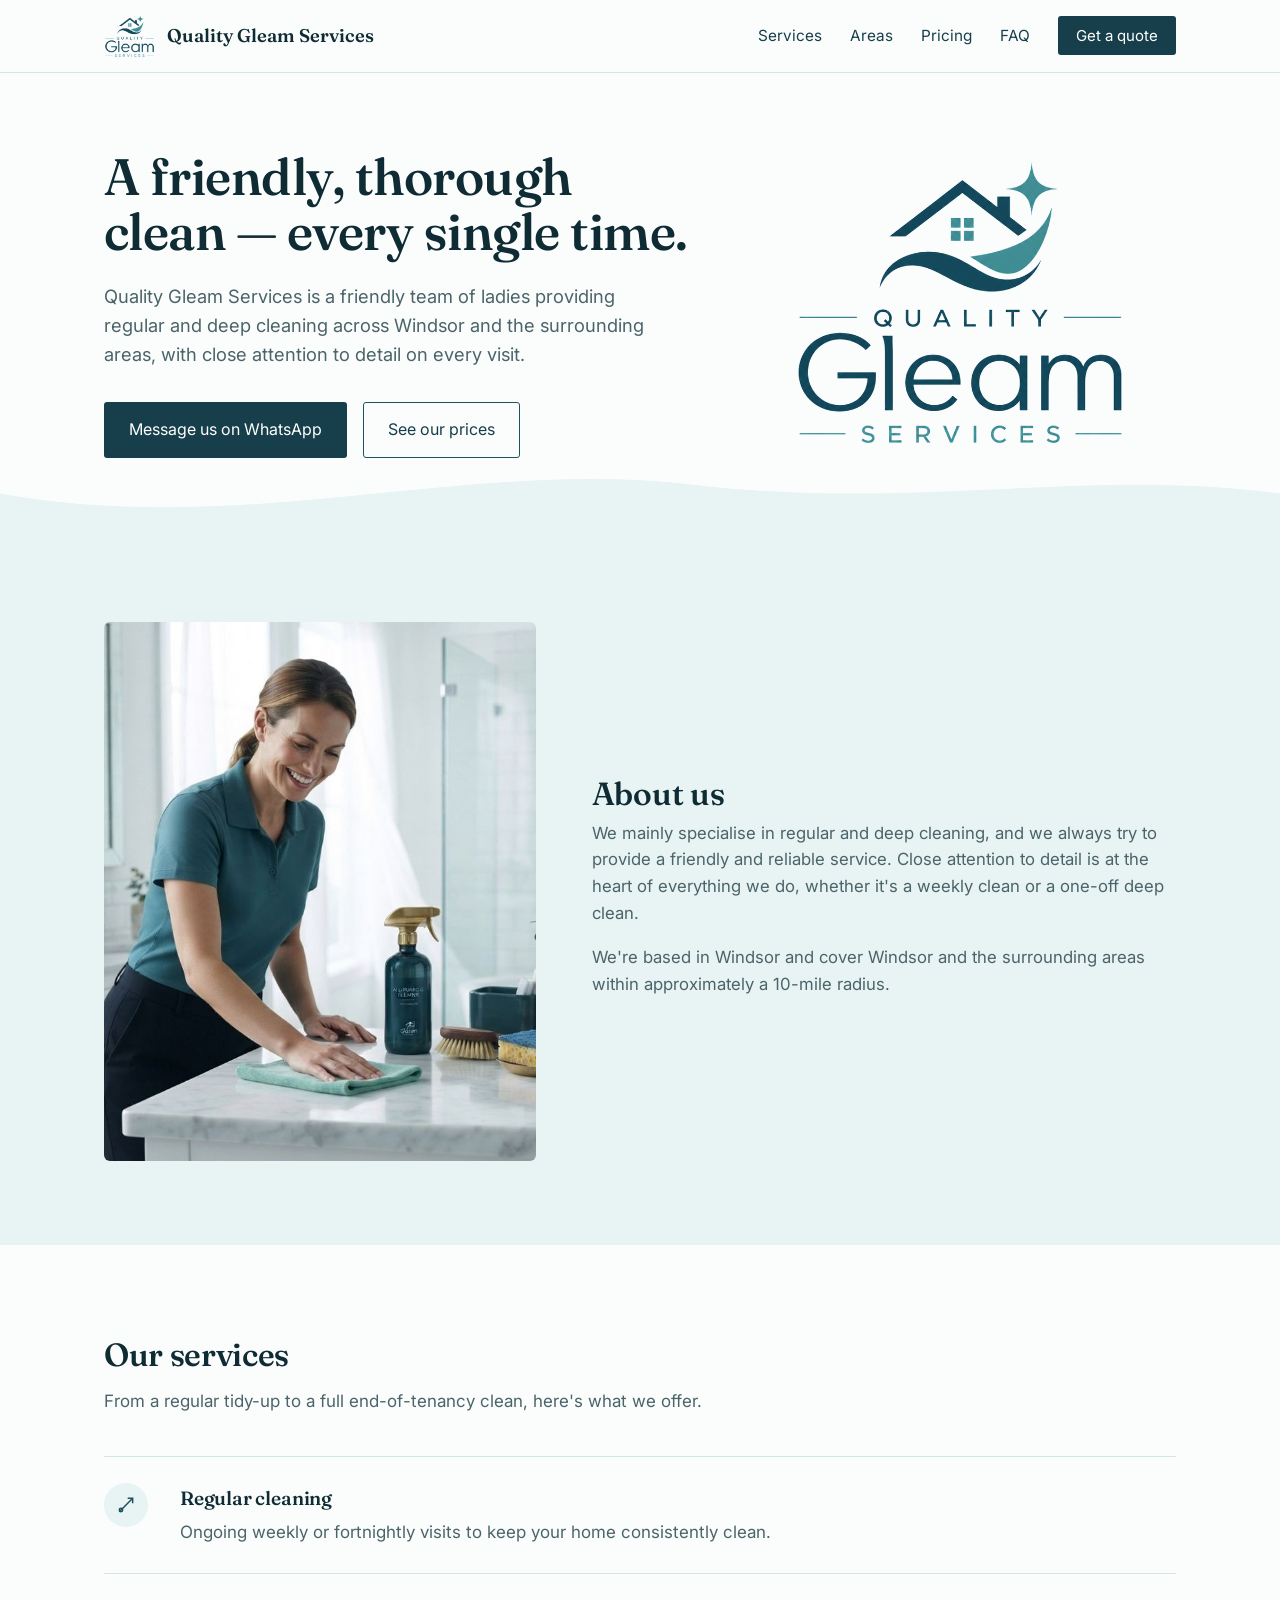
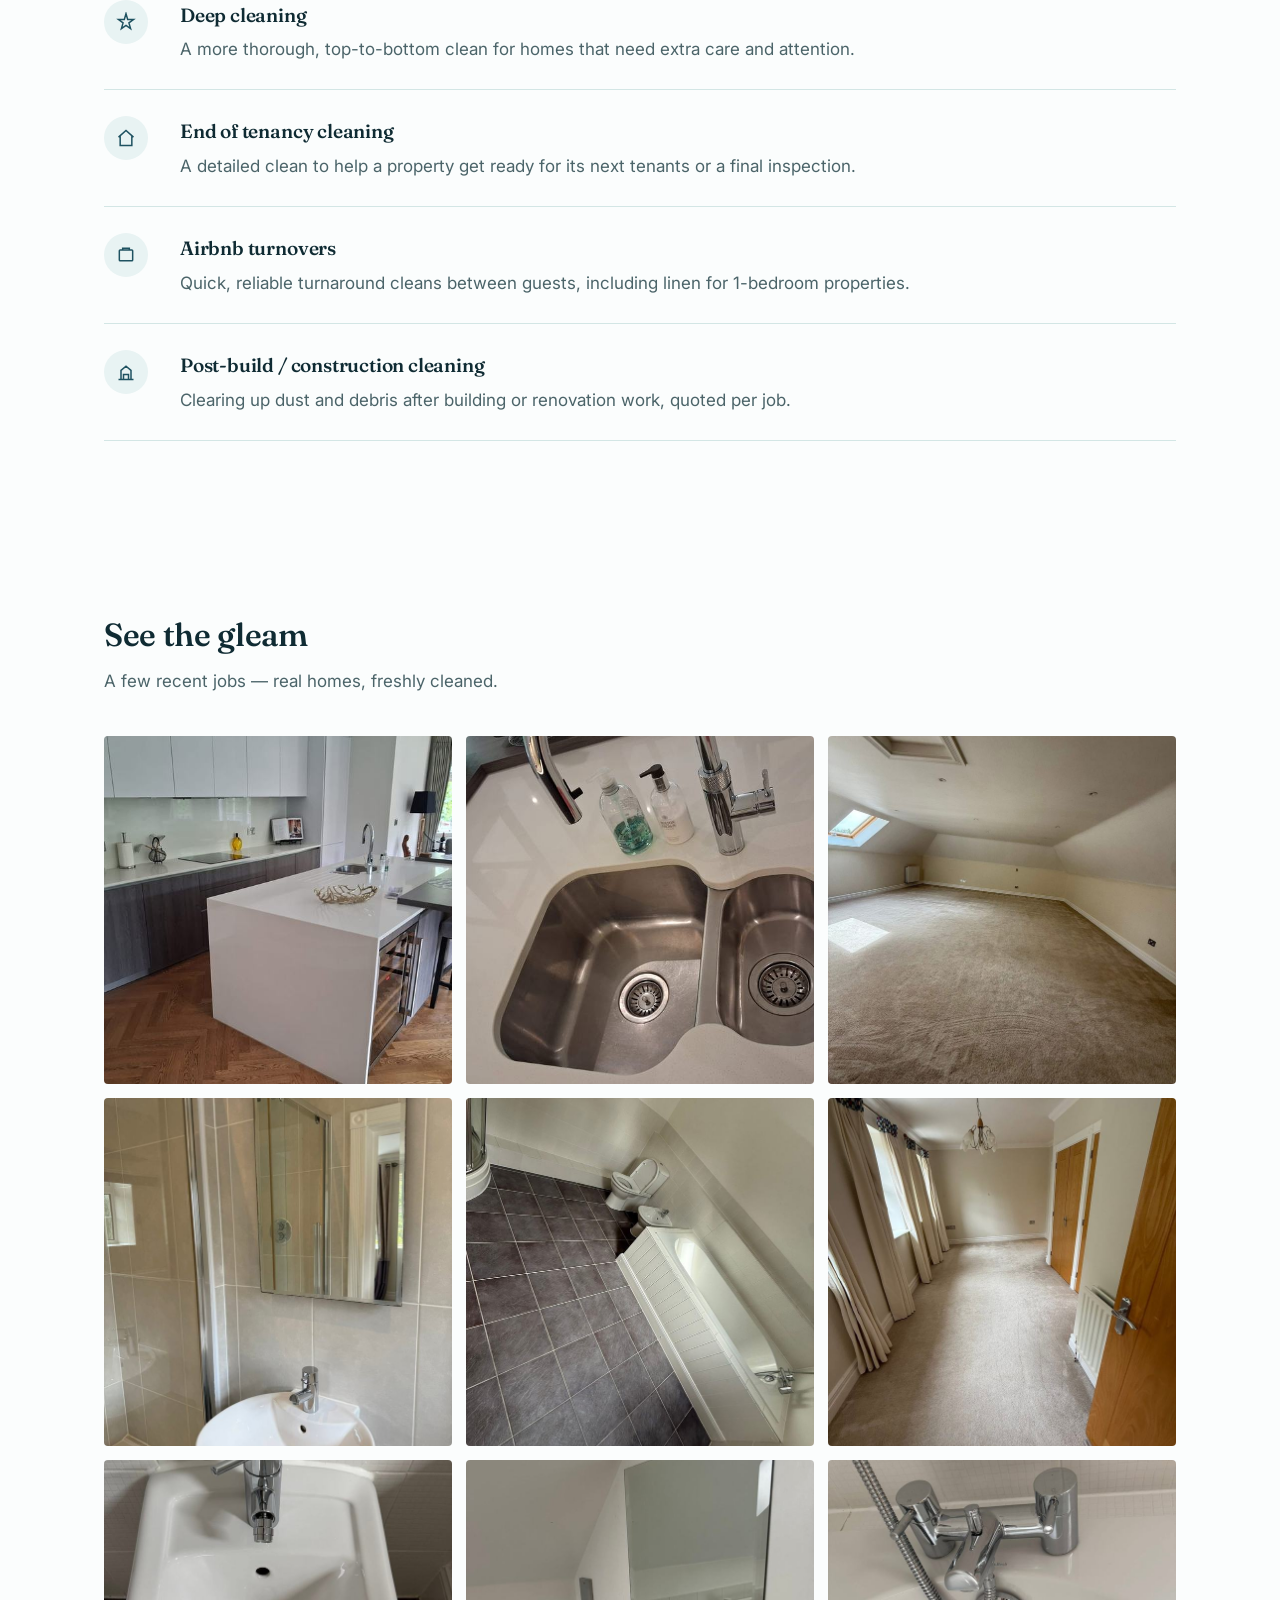
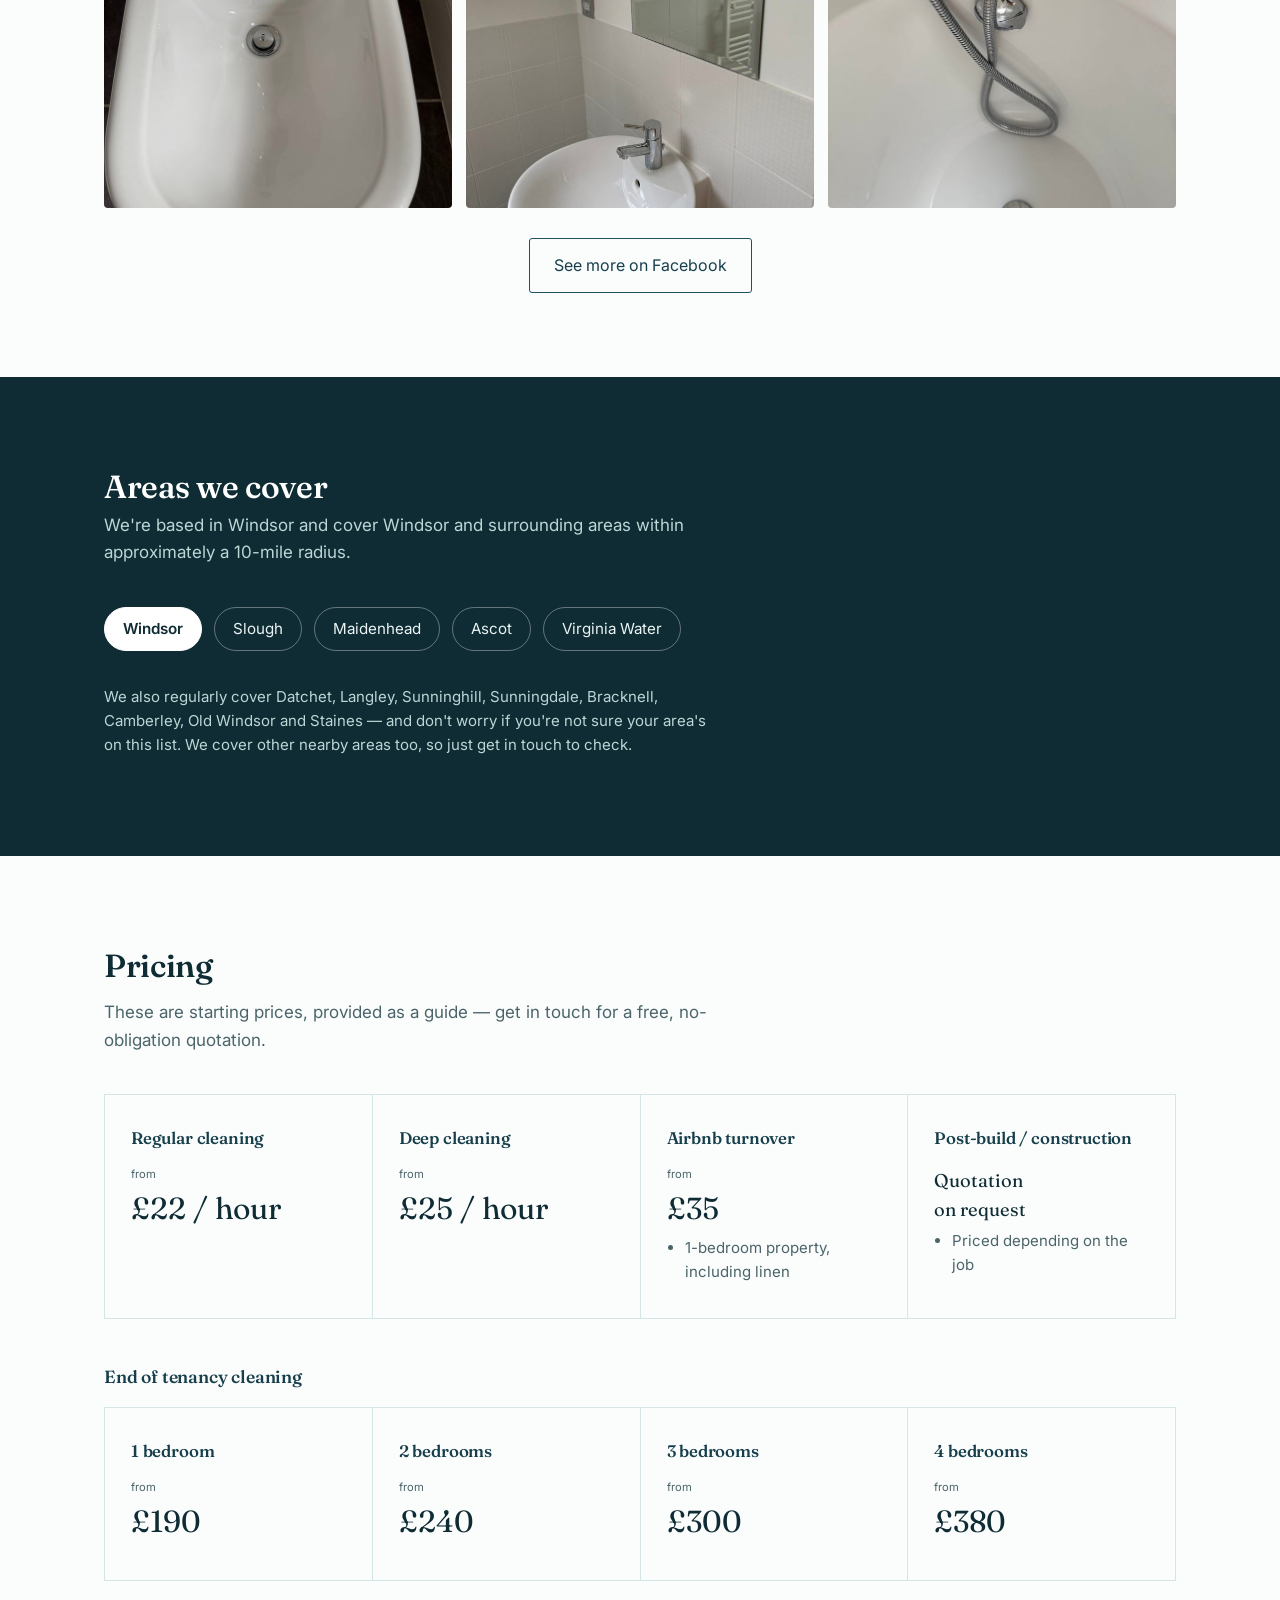
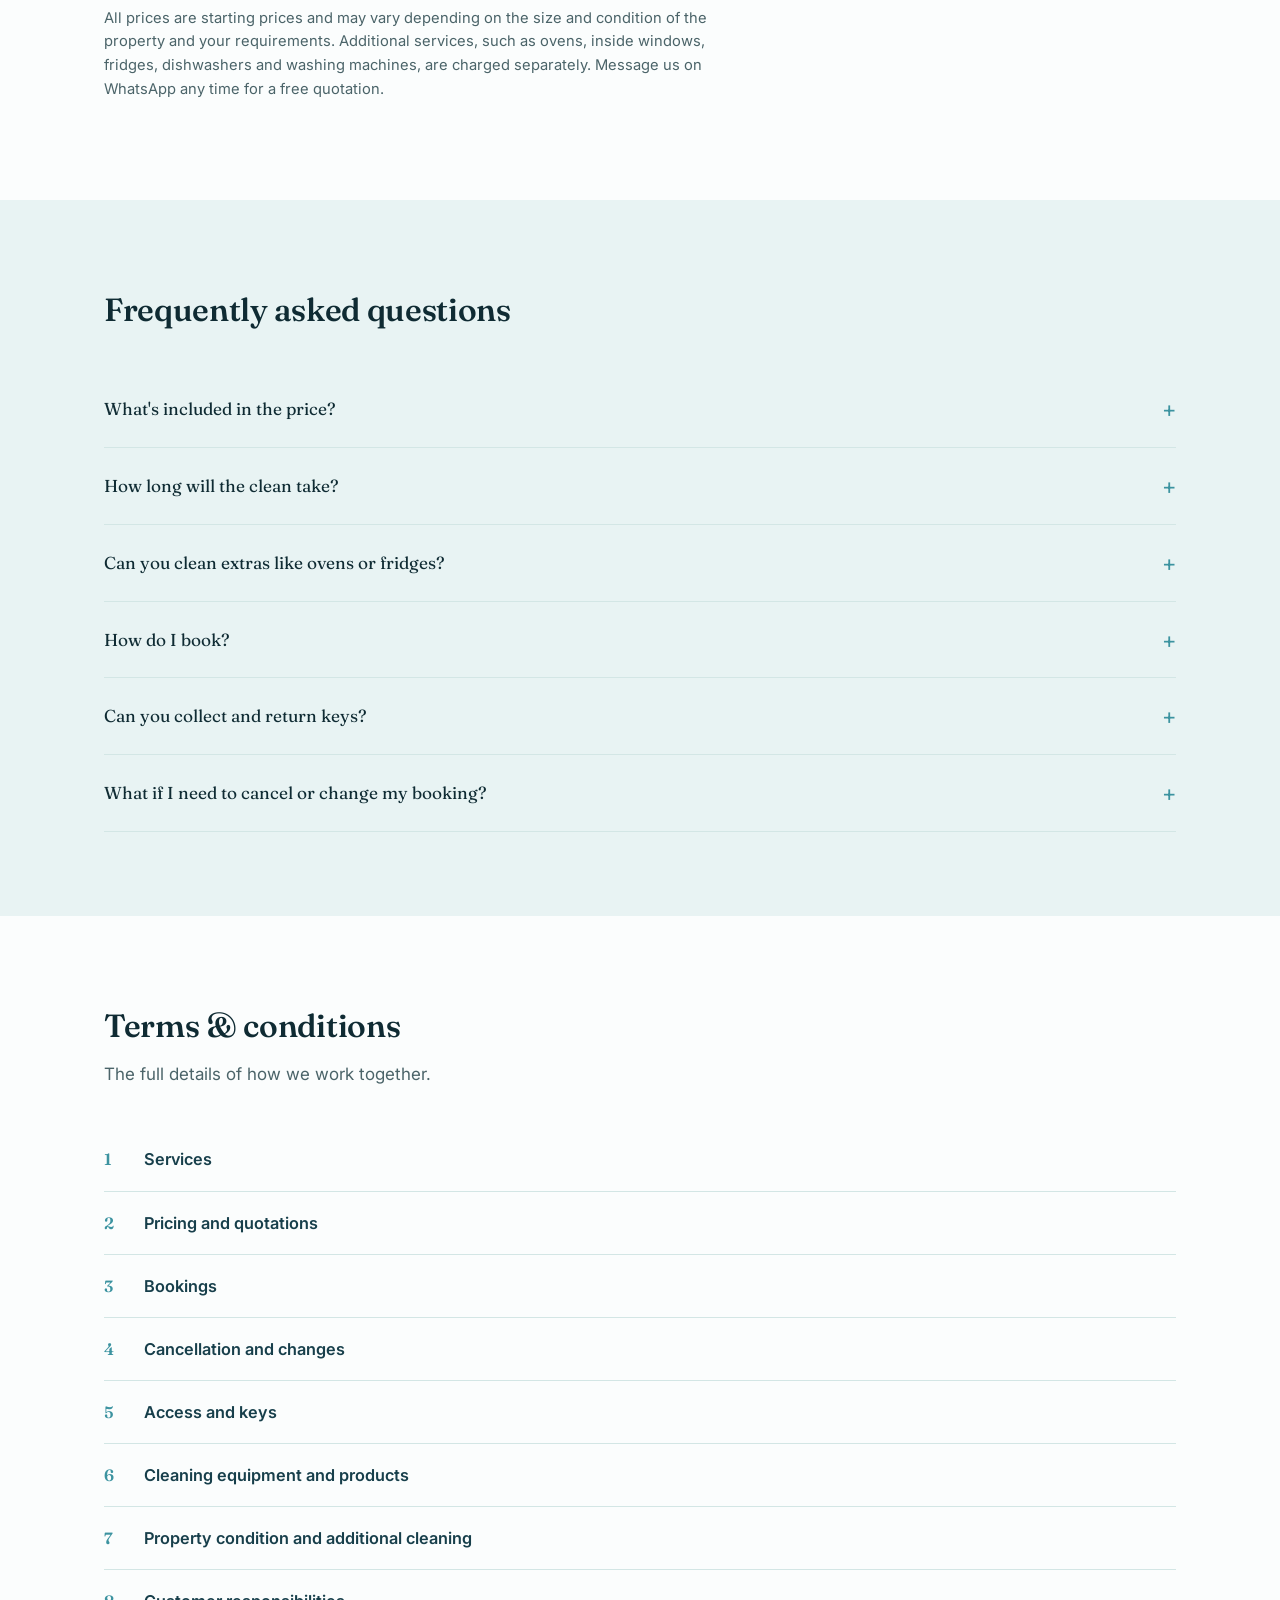
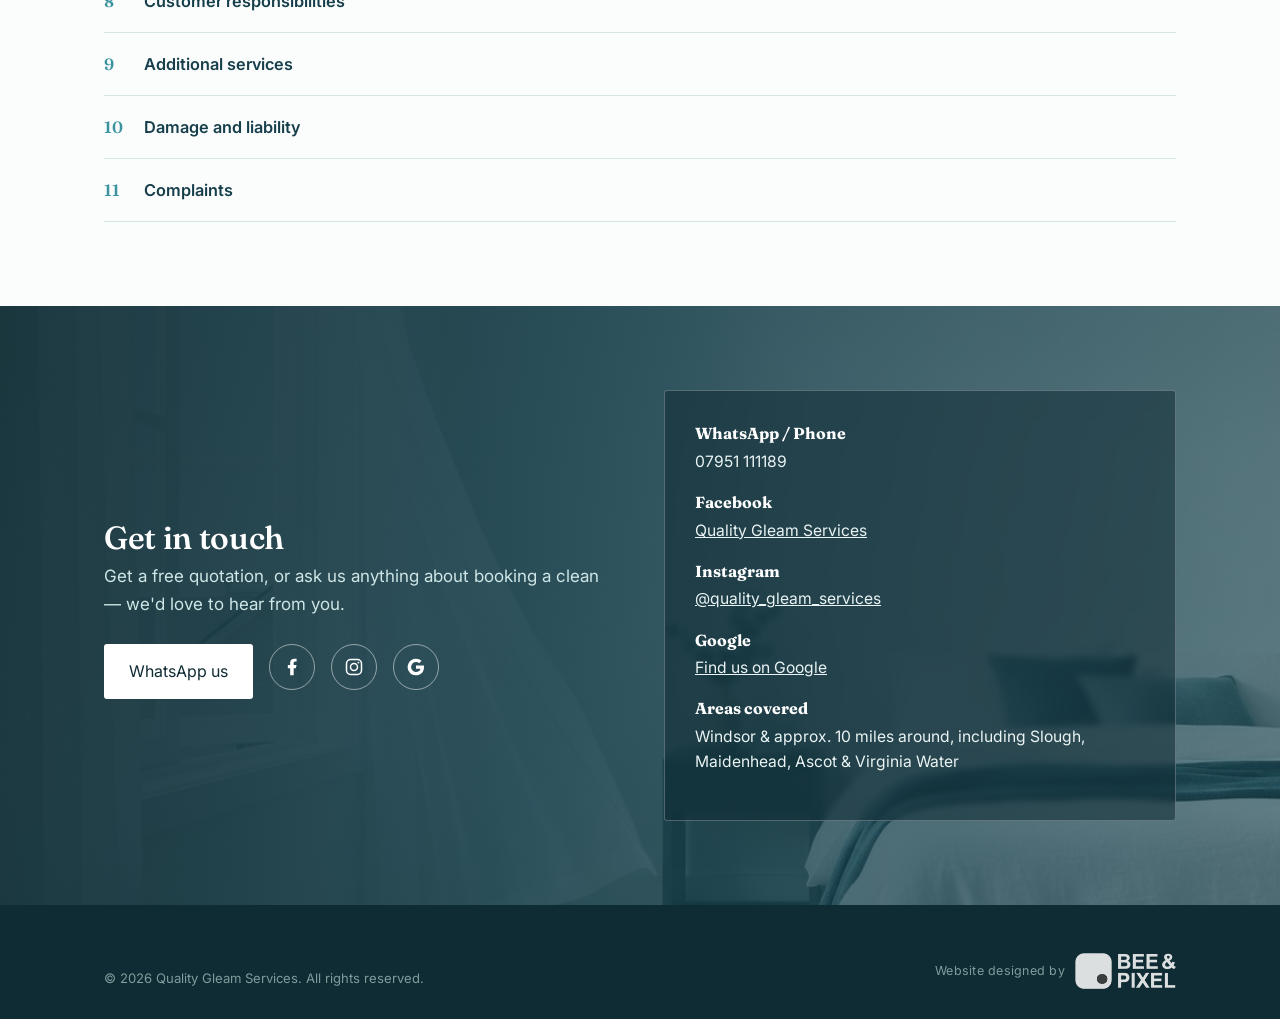
<file: index.html>
<!DOCTYPE html>
<html lang="en">
<head>
<meta charset="UTF-8">
<meta name="viewport" content="width=device-width, initial-scale=1">
<title>Quality Gleam Services | Cleaning in Windsor &amp; Surrounding Areas</title>
<meta name="description" content="Friendly, reliable regular and deep cleaning across Windsor, Slough, Maidenhead, Ascot and Virginia Water. Message us on WhatsApp for a free quote.">
<link rel="icon" href="assets/favicon.png" type="image/png">
<link rel="preconnect" href="https://fonts.googleapis.com">
<link rel="preconnect" href="https://fonts.gstatic.com" crossorigin>
<link href="https://fonts.googleapis.com/css2?family=Fraunces:opsz,wght@9..144,500;9..144,600&family=Inter:wght@400;500;600&display=swap" rel="stylesheet">
<link rel="stylesheet" href="styles.css">
</head>
<body>

<header>
  <div class="nav">
    <a href="#top" class="brand">
      <img src="assets/logo.png" alt="Quality Gleam Services logo">
      <span>Quality Gleam Services</span>
    </a>
    <nav class="primary-nav">
      <ul>
        <li><a href="#services">Services</a></li>
        <li><a href="#areas">Areas</a></li>
        <li><a href="#pricing">Pricing</a></li>
        <li><a href="#faq">FAQ</a></li>
        <li><a href="#contact" class="nav-cta">Get a quote</a></li>
      </ul>
    </nav>
    <button class="menu-btn" id="menuBtn" aria-label="Open menu"><span></span><span></span><span></span></button>
  </div>
  <nav id="mobileNav" style="display:none;border-top:1px solid var(--line);">
    <ul style="flex-direction:column;padding:8px 24px 20px;gap:4px;">
      <li style="padding:10px 0;"><a href="#services">Services</a></li>
      <li style="padding:10px 0;"><a href="#areas">Areas covered</a></li>
      <li style="padding:10px 0;"><a href="#pricing">Pricing</a></li>
      <li style="padding:10px 0;"><a href="#faq">FAQ</a></li>
      <li style="padding:10px 0;"><a href="#contact">Get a quote</a></li>
    </ul>
  </nav>
</header>

<main id="top">

  <!-- Hero -->
  <section class="hero">
    <div class="wrap hero-grid">
      <div>
        <h1>A friendly, thorough clean&nbsp;— every single time.</h1>
        <p class="sub">Quality Gleam Services is a friendly team of ladies providing regular and deep cleaning across Windsor and the surrounding areas, with close attention to detail on every visit.</p>
        <div class="hero-actions">
          <a class="btn btn-primary" href="https://wa.me/447951111189" target="_blank" rel="noopener">Message us on WhatsApp</a>
          <a class="btn btn-ghost" href="#pricing">See our prices</a>
        </div>
      </div>
      <div class="hero-visual">
        <img src="assets/logo.png" alt="Quality Gleam Services">
      </div>
    </div>
    <svg class="wave" viewBox="0 0 1440 90" preserveAspectRatio="none"><path d="M0,40 C280,90 520,0 780,30 C1040,60 1220,10 1440,40 L1440,90 L0,90 Z"></path></svg>
  </section>

  <!-- About -->
  <section class="about">
    <div class="wrap about-grid">
      <div class="about-photo"><img src="assets/cleaning-woman.jpg" alt="Member of the Quality Gleam Services team cleaning a bathroom counter"></div>
      <div>
        <h2>About us</h2>
        <p>We mainly specialise in regular and deep cleaning, and we always try to provide a friendly and reliable service. Close attention to detail is at the heart of everything we do, whether it's a weekly clean or a one-off deep clean.</p>
        <p>We're based in Windsor and cover Windsor and the surrounding areas within approximately a 10-mile radius.</p>
      </div>
    </div>
  </section>

  <!-- Services -->
  <section class="services" id="services">
    <div class="wrap">
      <h2>Our services</h2>
      <p class="section-lead">From a regular tidy-up to a full end-of-tenancy clean, here's what we offer.</p>
      <div class="svc-list">

        <div class="svc-row">
          <span class="icon" aria-hidden="true">
            <svg width="20" height="20" viewBox="0 0 24 24" fill="none" stroke="currentColor" stroke-width="1.8"><path d="M4 20 L20 4 M14 4 L20 4 L20 10"/><circle cx="6" cy="18" r="2"/></svg>
          </span>
          <div><h3>Regular cleaning</h3><p>Ongoing weekly or fortnightly visits to keep your home consistently clean.</p></div>
        </div>

        <div class="svc-row">
          <span class="icon" aria-hidden="true">
            <svg width="20" height="20" viewBox="0 0 24 24" fill="none" stroke="currentColor" stroke-width="1.8"><path d="M12 2 L14 9 L21 9 L15.5 13 L17.5 20 L12 16 L6.5 20 L8.5 13 L3 9 L10 9 Z"/></svg>
          </span>
          <div><h3>Deep cleaning</h3><p>A more thorough, top-to-bottom clean for homes that need extra care and attention.</p></div>
        </div>

        <div class="svc-row">
          <span class="icon" aria-hidden="true">
            <svg width="20" height="20" viewBox="0 0 24 24" fill="none" stroke="currentColor" stroke-width="1.8"><path d="M3 11 L12 3 L21 11 M5 10 L5 21 L19 21 L19 10"/></svg>
          </span>
          <div><h3>End of tenancy cleaning</h3><p>A detailed clean to help a property get ready for its next tenants or a final inspection.</p></div>
        </div>

        <div class="svc-row">
          <span class="icon" aria-hidden="true">
            <svg width="20" height="20" viewBox="0 0 24 24" fill="none" stroke="currentColor" stroke-width="1.8"><rect x="4" y="6" width="16" height="13" rx="1"/><path d="M8 6 V4 H16 V6"/></svg>
          </span>
          <div><h3>Airbnb turnovers</h3><p>Quick, reliable turnaround cleans between guests, including linen for 1-bedroom properties.</p></div>
        </div>

        <div class="svc-row">
          <span class="icon" aria-hidden="true">
            <svg width="20" height="20" viewBox="0 0 24 24" fill="none" stroke="currentColor" stroke-width="1.8"><path d="M3 21 L21 21 M6 21 V10 L12 5 L18 10 V21 M9 21 V15 H15 V21"/></svg>
          </span>
          <div><h3>Post-build / construction cleaning</h3><p>Clearing up dust and debris after building or renovation work, quoted per job.</p></div>
        </div>

      </div>
    </div>
  </section>

  <!-- Results -->
  <section class="results" id="results">
    <div class="wrap">
      <h2>See the gleam</h2>
      <p class="section-lead">A few recent jobs — real homes, freshly cleaned.</p>
      <div class="results-grid">
        <div class="results-photo"><img src="assets/results/clean-4.jpg" alt="Sparkling clean kitchen island and countertops"></div>
        <div class="results-photo"><img src="assets/results/clean-6.jpg" alt="Spotless kitchen sink and taps"></div>
        <div class="results-photo"><img src="assets/results/clean-2.jpg" alt="Freshly cleaned carpet in a large room"></div>
        <div class="results-photo"><img src="assets/results/clean-1.jpg" alt="Clean bathroom sink, mirror and shower"></div>
        <div class="results-photo"><img src="assets/results/clean-3.jpg" alt="Spotless bathroom floor tiles and bath panel"></div>
        <div class="results-photo"><img src="assets/results/clean-5.jpg" alt="Freshly cleaned carpeted hallway"></div>
        <div class="results-photo"><img src="assets/results/clean-7.jpg" alt="Sparkling clean bidet"></div>
        <div class="results-photo"><img src="assets/results/clean-8.jpg" alt="Clean sink and mirror in an en-suite"></div>
        <div class="results-photo"><img src="assets/results/clean-9.jpg" alt="Polished bath taps and shower fittings"></div>
      </div>
      <div class="results-more">
        <a class="btn btn-ghost" href="https://www.facebook.com/p/Quality-Gleam-Services-61569471145859/" target="_blank" rel="noopener">See more on Facebook</a>
      </div>
    </div>
  </section>

  <!-- Areas -->
  <section class="areas" id="areas">
    <div class="wrap">
      <h2>Areas we cover</h2>
      <p class="section-lead">We're based in Windsor and cover Windsor and surrounding areas within approximately a 10-mile radius.</p>
      <div class="chip-row">
        <span class="chip center">Windsor</span>
        <span class="chip">Slough</span>
        <span class="chip">Maidenhead</span>
        <span class="chip">Ascot</span>
        <span class="chip">Virginia Water</span>
      </div>
      <p class="areas-more">We also regularly cover Datchet, Langley, Sunninghill, Sunningdale, Bracknell, Camberley, Old Windsor and Staines — and don't worry if you're not sure your area's on this list. We cover other nearby areas too, so just get in touch to check.</p>
    </div>
  </section>

  <!-- Pricing -->
  <section class="pricing" id="pricing">
    <div class="wrap">
      <h2>Pricing</h2>
      <p class="section-lead">These are starting prices, provided as a guide — get in touch for a free, no-obligation quotation.</p>

      <div class="price-grid">
        <div class="price-card">
          <h3>Regular cleaning</h3>
          <span class="amount"><span class="from">from</span>£22 / hour</span>
        </div>
        <div class="price-card">
          <h3>Deep cleaning</h3>
          <span class="amount"><span class="from">from</span>£25 / hour</span>
        </div>
        <div class="price-card">
          <h3>Airbnb turnover</h3>
          <span class="amount"><span class="from">from</span>£35</span>
          <ul><li>1-bedroom property, including linen</li></ul>
        </div>
        <div class="price-card">
          <h3>Post-build / construction</h3>
          <span class="amount" style="font-size:1.15rem;">Quotation<br>on request</span>
          <ul><li>Priced depending on the job</li></ul>
        </div>
      </div>

      <h3 style="margin-top:44px;font-size:1.1rem;color:var(--teal-800);">End of tenancy cleaning</h3>
      <div class="price-grid" style="margin-top:16px;">
        <div class="price-card"><h3>1 bedroom</h3><span class="amount"><span class="from">from</span>£190</span></div>
        <div class="price-card"><h3>2 bedrooms</h3><span class="amount"><span class="from">from</span>£240</span></div>
        <div class="price-card"><h3>3 bedrooms</h3><span class="amount"><span class="from">from</span>£300</span></div>
        <div class="price-card"><h3>4 bedrooms</h3><span class="amount"><span class="from">from</span>£380</span></div>
      </div>

      <p class="price-note">All prices are starting prices and may vary depending on the size and condition of the property and your requirements. Additional services, such as ovens, inside windows, fridges, dishwashers and washing machines, are charged separately. Message us on WhatsApp any time for a free quotation.</p>
    </div>
  </section>

  <!-- FAQ -->
  <section class="faq" id="faq">
    <div class="wrap">
      <h2>Frequently asked questions</h2>

      <details class="faq-item">
        <summary>What's included in the price?</summary>
        <p>Cleaning products are included and provided by us. Cleaning equipment can be provided for an additional charge.</p>
      </details>
      <details class="faq-item">
        <summary>How long will the clean take?</summary>
        <p>Cleaning time depends on the size and condition of the property. If it needs additional time, we'll discuss this with you where possible before continuing.</p>
      </details>
      <details class="faq-item">
        <summary>Can you clean extras like ovens or fridges?</summary>
        <p>Yes — we can clean additional items such as ovens, inside windows, fridges, dishwashers and washing machines. These are charged separately.</p>
      </details>
      <details class="faq-item">
        <summary>How do I book?</summary>
        <p>You can book through WhatsApp or by phone, and hopefully through this website in future too.</p>
      </details>
      <details class="faq-item">
        <summary>Can you collect and return keys?</summary>
        <p>Yes, we can collect and return keys if required. For end-of-tenancy cleaning, if keys need to be collected from an agency, there's a small additional fee for key collection and return.</p>
      </details>
      <details class="faq-item">
        <summary>What if I need to cancel or change my booking?</summary>
        <p>We just ask for at least 24 hours' notice if you need to cancel or change your booking.</p>
      </details>

    </div>
  </section>

  <!-- Terms -->
  <section class="terms" id="terms">
    <div class="wrap">
      <h2>Terms &amp; conditions</h2>
      <p class="section-lead">The full details of how we work together.</p>

      <details class="terms-item">
        <summary><span class="num">1</span> Services</summary>
        <div class="body">
          <p>Quality Gleam Services provides regular cleaning, deep cleaning, end-of-tenancy cleaning, Airbnb turnovers and post-build/construction cleaning.</p>
          <p>We aim to provide a friendly, reliable and thorough service while paying close attention to detail.</p>
        </div>
      </details>

      <details class="terms-item">
        <summary><span class="num">2</span> Pricing and quotations</summary>
        <div class="body">
          <p>Our advertised prices are starting prices and are provided as a guide.</p>
          <p>The final price may vary depending on factors including: size of the property, condition of the property, level of cleaning required, customer requirements, and additional services requested.</p>
          <p>Additional services, including oven, fridge, dishwasher, washing machine and inside-window cleaning, may incur additional charges.</p>
          <p>Post-build/construction cleaning is priced individually according to the requirements of the job.</p>
          <p>Where additional cleaning time is required due to the size or condition of a property, additional charges may apply. Where reasonably possible, we will discuss this with the customer before carrying out additional work.</p>
        </div>
      </details>

      <details class="terms-item">
        <summary><span class="num">3</span> Bookings</summary>
        <div class="body">
          <p>Bookings can be made by phone or WhatsApp, and bookings made through the website may also be available where this facility is offered.</p>
          <p>A booking is considered confirmed once the details of the service have been agreed with the customer.</p>
        </div>
      </details>

      <details class="terms-item">
        <summary><span class="num">4</span> Cancellation and changes</summary>
        <div class="body">
          <p>Customers must provide at least 24 hours' notice if they need to cancel or change a booking.</p>
        </div>
      </details>

      <details class="terms-item">
        <summary><span class="num">5</span> Access and keys</summary>
        <div class="body">
          <p>Customers are responsible for providing suitable access to the property at the agreed time.</p>
          <p>Where agreed in advance, Quality Gleam Services may collect and return keys.</p>
          <p>For end-of-tenancy cleaning, an additional fee may apply where keys need to be collected from and returned to a letting agency.</p>
        </div>
      </details>

      <details class="terms-item">
        <summary><span class="num">6</span> Cleaning equipment and products</summary>
        <div class="body">
          <p>Standard cleaning products are provided by Quality Gleam Services.</p>
          <p>Cleaning equipment may be provided for an additional charge where agreed with the customer.</p>
        </div>
      </details>

      <details class="terms-item">
        <summary><span class="num">7</span> Property condition and additional cleaning</summary>
        <div class="body">
          <p>The quoted or estimated cleaning time is based on the information available when the booking is made.</p>
          <p>If the condition or size of the property requires substantially more time than anticipated, additional cleaning time may be charged.</p>
          <p>Where reasonably possible, the customer will be informed before additional work continues.</p>
        </div>
      </details>

      <details class="terms-item">
        <summary><span class="num">8</span> Customer responsibilities</summary>
        <div class="body">
          <p>Customers should inform Quality Gleam Services before the appointment of any relevant circumstances that may affect the cleaning, including particularly delicate surfaces, valuable items, specific cleaning requirements or areas requiring special care.</p>
          <p>Customers should ensure that the property is reasonably accessible and safe for the cleaning team.</p>
        </div>
      </details>

      <details class="terms-item">
        <summary><span class="num">9</span> Additional services</summary>
        <div class="body">
          <p>Additional services requested by the customer that are not included in the original booking may incur an additional charge.</p>
          <p>Any additional charges will be discussed with the customer where reasonably possible before the work is carried out.</p>
        </div>
      </details>

      <details class="terms-item">
        <summary><span class="num">10</span> Damage and liability</summary>
        <div class="body">
          <p>Quality Gleam Services will take reasonable care when carrying out cleaning services.</p>
          <p>Customers should notify us as soon as reasonably possible if they believe any damage has occurred during a cleaning service so that the matter can be investigated.</p>
          <p>We cannot accept responsibility for pre-existing damage, normal wear and tear, or damage resulting from defects, poor condition or unsuitable materials/surfaces.</p>
        </div>
      </details>

      <details class="terms-item">
        <summary><span class="num">11</span> Complaints</summary>
        <div class="body">
          <p>If you are unhappy with any aspect of our cleaning service, please contact us as soon as possible so that we can discuss the issue and, where appropriate, arrange a suitable resolution.</p>
        </div>
      </details>

    </div>
  </section>

  <!-- Contact -->
  <section class="contact" id="contact">
    <div class="wrap contact-grid">
      <div>
        <h2>Get in touch</h2>
        <p>Get a free quotation, or ask us anything about booking a clean — we'd love to hear from you.</p>
        <div class="contact-actions">
          <a class="btn btn-primary" href="https://wa.me/447951111189" target="_blank" rel="noopener">WhatsApp us</a>
          <a class="icon-btn" href="https://www.facebook.com/p/Quality-Gleam-Services-61569471145859/" target="_blank" rel="noopener" aria-label="Visit our Facebook page">
            <svg viewBox="0 0 24 24" fill="currentColor"><path d="M14 13.5h2.5l1-4H14v-2c0-1.03 0-2 2-2h1.5V2.14C17.17 2.1 15.9 2 14.57 2 11.78 2 9.8 3.7 9.8 6.8V9.5H7v4h2.8V22h4.2V13.5Z"/></svg>
          </a>
          <a class="icon-btn" href="https://www.instagram.com/quality_gleam_services/" target="_blank" rel="noopener" aria-label="Visit our Instagram profile">
            <svg viewBox="0 0 24 24" fill="none" stroke="currentColor" stroke-width="1.8"><rect x="3" y="3" width="18" height="18" rx="5"/><circle cx="12" cy="12" r="4.2"/><circle cx="17.3" cy="6.7" r="1.1" fill="currentColor" stroke="none"/></svg>
          </a>
          <a class="icon-btn" href="https://share.google/YqWCvrrtwJ0yw17MF" target="_blank" rel="noopener" aria-label="View our Google Business Profile">
            <svg viewBox="0 0 24 24" fill="currentColor"><path d="M21.6 12.23c0-.68-.06-1.36-.18-2.02H12v3.83h5.38a4.6 4.6 0 0 1-2 3.02v2.5h3.23c1.9-1.75 2.99-4.33 2.99-7.33Z"/><path d="M12 22c2.7 0 4.97-.89 6.62-2.42l-3.23-2.5c-.9.6-2.06.96-3.39.96-2.6 0-4.8-1.76-5.59-4.12H3.07v2.58A10 10 0 0 0 12 22Z"/><path d="M6.41 13.92a6 6 0 0 1 0-3.84V7.5H3.07a10 10 0 0 0 0 9l3.34-2.58Z"/><path d="M12 5.98c1.47 0 2.79.5 3.83 1.5l2.87-2.87A9.6 9.6 0 0 0 12 2a10 10 0 0 0-8.93 5.5l3.34 2.58C7.2 7.74 9.4 5.98 12 5.98Z"/></svg>
          </a>
        </div>
      </div>
      <div class="contact-card">
        <div><strong>WhatsApp / Phone</strong>07951 111189</div>
        <div><strong>Facebook</strong><a href="https://www.facebook.com/p/Quality-Gleam-Services-61569471145859/" target="_blank" rel="noopener" style="color:#eaf4f4;">Quality Gleam Services</a></div>
        <div><strong>Instagram</strong><a href="https://www.instagram.com/quality_gleam_services/" target="_blank" rel="noopener" style="color:#eaf4f4;">@quality_gleam_services</a></div>
        <div><strong>Google</strong><a href="https://share.google/YqWCvrrtwJ0yw17MF" target="_blank" rel="noopener" style="color:#eaf4f4;">Find us on Google</a></div>
        <div><strong>Areas covered</strong>Windsor &amp; approx. 10 miles around, including Slough, Maidenhead, Ascot &amp; Virginia Water</div>
      </div>
    </div>
  </section>

</main>

<footer>
  <div class="wrap">
    <div class="footer-grid">
      <div class="copyright">© <span id="year"></span> Quality Gleam Services. All rights reserved.</div>
      <div class="footer-credit">
        <div class="label">Website designed by</div>
        <img src="bee-pixel-logo.png" alt="Bee &amp; Pixel logo">
      </div>
    </div>
  </div>
</footer>

<script src="script.js"></script>
</body>
</html>
</file>
<file: styles.css>
/* Quality Gleam Services — site styles */

:root{
  --teal-900:#0f2b33;
  --teal-800:#173f4b;
  --teal-700:#1e5261;
  --teal-500:#3c93a0;
  --teal-300:#7bc0c6;
  --teal-100:#e8f3f3;
  --paper:#fbfdfd;
  --line:#d3e6e5;
  --ink:#1b2e31;
  --ink-soft:#4b6469;
  --max:1120px;
}

*,*::before,*::after{box-sizing:border-box;}
html{scroll-behavior:smooth;}
body{
  margin:0;
  background:var(--paper);
  color:var(--ink);
  font-family:"Inter",system-ui,-apple-system,Segoe UI,sans-serif;
  font-size:17px;
  line-height:1.6;
  -webkit-font-smoothing:antialiased;
}
h1,h2,h3,.logo-word{
  font-family:"Fraunces",Georgia,serif;
  color:var(--teal-900);
  margin:0;
  font-weight:560;
  letter-spacing:-0.01em;
}
p{margin:0 0 1em;}
a{color:var(--teal-700);}
img{max-width:100%;display:block;}
.wrap{max-width:var(--max);margin:0 auto;padding:0 24px;}
section{padding:84px 0;}
.eyebrow{display:none;} /* intentionally unused — no tracked-out labels */

/* Header */
header{
  position:sticky;top:0;z-index:40;
  background:rgba(251,253,253,.92);
  backdrop-filter:blur(6px);
  border-bottom:1px solid var(--line);
}
.nav{display:flex;align-items:center;justify-content:space-between;padding:14px 24px;max-width:var(--max);margin:0 auto;}
.brand{display:flex;align-items:center;gap:12px;text-decoration:none;}
.brand img{height:44px;width:auto;}
.brand span{font-family:"Fraunces",serif;font-size:1.15rem;color:var(--teal-900);font-weight:600;}
nav ul{list-style:none;display:flex;gap:28px;margin:0;padding:0;}
nav ul li a{color:var(--teal-800);text-decoration:none;font-size:.96rem;}
nav ul li a:hover{color:var(--teal-500);}
.nav-cta{
  background:var(--teal-800);color:#fff !important;padding:10px 18px;border-radius:3px;
  font-size:.94rem;
}
.nav-cta:hover{background:var(--teal-700);}
.menu-btn{display:none;background:none;border:none;cursor:pointer;padding:4px;}
.menu-btn span{display:block;width:24px;height:2px;background:var(--teal-900);margin:5px 0;}

/* Hero */
.hero{padding:76px 0 0;}
.hero-grid{display:grid;grid-template-columns:1.15fr .85fr;gap:56px;align-items:center;}
.hero h1{font-size:clamp(2.2rem,4vw,3.4rem);line-height:1.08;}
.hero .sub{font-size:1.15rem;color:var(--ink-soft);margin-top:22px;max-width:46ch;}
.hero-actions{display:flex;gap:16px;margin-top:32px;flex-wrap:wrap;}
.btn{
  display:inline-flex;align-items:center;gap:10px;padding:14px 24px;border-radius:3px;
  text-decoration:none;font-size:1rem;border:1px solid transparent;
}
.btn-primary{background:var(--teal-800);color:#fff;}
.btn-primary:hover{background:var(--teal-700);}
.btn-ghost{border-color:var(--teal-700);color:var(--teal-800);}
.btn-ghost:hover{background:var(--teal-100);}
.hero-visual{display:flex;align-items:center;justify-content:center;}
.hero-visual img{width:100%;max-width:340px;margin:0 auto;}

.wave{display:block;width:100%;height:auto;}
.wave path{fill:var(--teal-100);}

/* About */
.about{background:var(--teal-100);}
.about-grid{display:grid;grid-template-columns:.85fr 1.15fr;gap:56px;align-items:center;}
.about h2{font-size:2rem;}
.about p{color:var(--ink-soft);font-size:1.05rem;}
.about-photo{border-radius:6px;overflow:hidden;aspect-ratio:4/5;}
.about-photo img{width:100%;height:100%;object-fit:cover;display:block;}

/* Services */
.services h2{font-size:2rem;margin-bottom:8px;}
.section-lead{color:var(--ink-soft);max-width:56ch;margin-bottom:40px;}
.svc-list{border-top:1px solid var(--line);}
.svc-row{
  display:grid;grid-template-columns:56px 1fr;gap:20px;padding:26px 0;border-bottom:1px solid var(--line);
  align-items:flex-start;
}
.svc-row .icon{
  width:44px;height:44px;border-radius:50%;background:var(--teal-100);
  display:flex;align-items:center;justify-content:center;color:var(--teal-700);
}
.svc-row h3{font-size:1.2rem;margin-bottom:6px;}
.svc-row p{color:var(--ink-soft);margin:0;}

/* Results */
.results h2{font-size:2rem;margin-bottom:8px;}
.results-grid{
  display:grid;grid-template-columns:repeat(3,1fr);gap:14px;margin-top:32px;
}
.results-photo{aspect-ratio:1/1;overflow:hidden;border-radius:4px;}
.results-photo img{width:100%;height:100%;object-fit:cover;display:block;transition:transform .35s ease;}
.results-photo:hover img{transform:scale(1.04);}
.results-more{margin-top:30px;text-align:center;}
.results-more .btn-ghost{border-color:var(--teal-700);color:var(--teal-800);}
.results-more .btn-ghost:hover{background:var(--teal-100);}

/* Areas */
.areas{background:var(--teal-900);color:#f2f7f7;}
.areas h2{color:#fff;font-size:2rem;}
.areas .section-lead{color:#bcd6d6;}
.chip-row{display:flex;flex-wrap:wrap;gap:12px;margin-top:10px;}
.chip{
  border:1px solid rgba(255,255,255,.35);color:#eaf4f4;padding:9px 18px;border-radius:100px;font-size:.95rem;
}
.chip.center{background:#fff;color:var(--teal-900);border-color:#fff;font-weight:600;}
.areas-more{margin-top:34px;font-size:.94rem;color:#bcd6d6;max-width:68ch;}

/* Pricing */
.pricing h2{font-size:2rem;margin-bottom:8px;}
.price-grid{display:grid;grid-template-columns:repeat(auto-fit,minmax(230px,1fr));gap:1px;background:var(--line);border:1px solid var(--line);margin-top:36px;}
.price-card{background:var(--paper);padding:30px 26px;}
.price-card h3{font-size:1.05rem;color:var(--teal-800);margin-bottom:14px;}
.price-card .amount{font-family:"Fraunces",serif;font-size:1.9rem;color:var(--teal-900);display:block;margin-bottom:4px;}
.price-card .amount .from{font-family:"Inter",sans-serif;font-size:.7rem;color:var(--ink-soft);display:block;font-weight:400;letter-spacing:0;}
.price-card ul{margin:0;padding-left:18px;color:var(--ink-soft);font-size:.94rem;}
.price-card ul li{margin-bottom:4px;}
.price-note{margin-top:26px;font-size:.92rem;color:var(--ink-soft);max-width:70ch;}

/* FAQ */
.faq{background:var(--teal-100);}
.faq h2{font-size:2rem;margin-bottom:36px;}
.faq-item{border-bottom:1px solid var(--line);}
.faq-item summary{
  cursor:pointer;padding:20px 0;font-family:"Fraunces",serif;font-size:1.08rem;color:var(--teal-900);
  list-style:none;display:flex;justify-content:space-between;align-items:center;gap:16px;
}
.faq-item summary::-webkit-details-marker{display:none;}
.faq-item summary::after{content:"+";font-family:"Inter",sans-serif;font-size:1.4rem;color:var(--teal-500);}
.faq-item[open] summary::after{content:"–";}
.faq-item p{color:var(--ink-soft);padding-bottom:22px;margin:0;}

/* Terms */
.terms h2{font-size:2rem;margin-bottom:10px;}
.terms-item{border-bottom:1px solid var(--line);}
.terms-item summary{
  cursor:pointer;padding:18px 0;font-weight:600;color:var(--teal-800);list-style:none;
  display:flex;gap:14px;align-items:baseline;font-size:1.02rem;
}
.terms-item summary::-webkit-details-marker{display:none;}
.terms-item summary .num{color:var(--teal-500);font-family:"Fraunces",serif;min-width:1.6em;}
.terms-item .body{padding:0 0 22px 2.6em;color:var(--ink-soft);font-size:.97rem;}
.terms-item .body p{margin:0 0 .8em;}
.terms-legal-note{margin-top:20px;font-size:.85rem;color:var(--ink-soft);font-style:italic;}

/* Contact */
.contact{
  position:relative;color:#fff;
  background:
    linear-gradient(100deg, rgba(15,43,51,.93) 0%, rgba(23,63,75,.88) 45%, rgba(23,63,75,.6) 100%),
    url('assets/bedroom.jpg') center/cover no-repeat;
}
.contact-grid{display:grid;grid-template-columns:1fr 1fr;gap:48px;align-items:center;}
.contact h2{color:#fff;font-size:2rem;}
.contact p{color:#cfe6e6;}
.contact-actions{display:flex;gap:16px;margin-top:26px;flex-wrap:wrap;}
.contact .btn-primary{background:#fff;color:var(--teal-900);}
.contact .btn-primary:hover{background:var(--teal-100);}
.contact .btn-ghost{border-color:rgba(255,255,255,.5);color:#fff;}
.contact .btn-ghost:hover{background:rgba(255,255,255,.08);}
.icon-btn{
  display:inline-flex;align-items:center;justify-content:center;
  width:46px;height:46px;border-radius:50%;
  border:1px solid rgba(255,255,255,.5);color:#fff;
}
.icon-btn svg{width:20px;height:20px;}
.icon-btn:hover{background:rgba(255,255,255,.1);}
.contact-card{border:1px solid rgba(255,255,255,.25);background:rgba(15,43,51,.55);backdrop-filter:blur(3px);padding:30px;border-radius:3px;}
.contact-card div{margin-bottom:16px;font-size:.98rem;color:#eaf4f4;}
.contact-card div strong{display:block;color:#fff;font-family:"Fraunces",serif;font-size:1rem;margin-bottom:2px;}

/* Footer */
footer{background:var(--teal-900);color:#a9c6c6;padding:48px 0 30px;font-size:.9rem;}
.footer-grid{display:flex;justify-content:space-between;align-items:flex-end;flex-wrap:wrap;gap:24px;}
.footer-credit{display:flex;align-items:center;gap:10px;}
.footer-credit a{color:#a9c6c6;text-decoration:none;}
.footer-credit img{height:36px;filter:grayscale(1) brightness(1.6);opacity:.85;}
.footer-credit .label{font-size:.78rem;letter-spacing:.02em;color:#7f9d9d;white-space:nowrap;}
hr.foot-rule{border:none;border-top:1px solid rgba(255,255,255,.12);margin:34px 0 22px;}
.copyright{font-size:.82rem;color:#7f9d9d;}

@media (max-width:860px){
  .primary-nav{display:none;}
  .menu-btn{display:block;}
  .hero-grid,.about-grid,.contact-grid{grid-template-columns:1fr;}
  .hero-grid{gap:20px;}
  .hero-visual{order:-1;max-width:150px;margin:0 auto 4px;}
  section{padding:56px 0;}
  .results-grid{grid-template-columns:repeat(2,1fr);}
  .footer-grid{flex-direction:column;align-items:flex-start;}
  .footer-credit{justify-content:flex-start;}
}

@media (prefers-reduced-motion:reduce){
  html{scroll-behavior:auto;}
}
</file>
